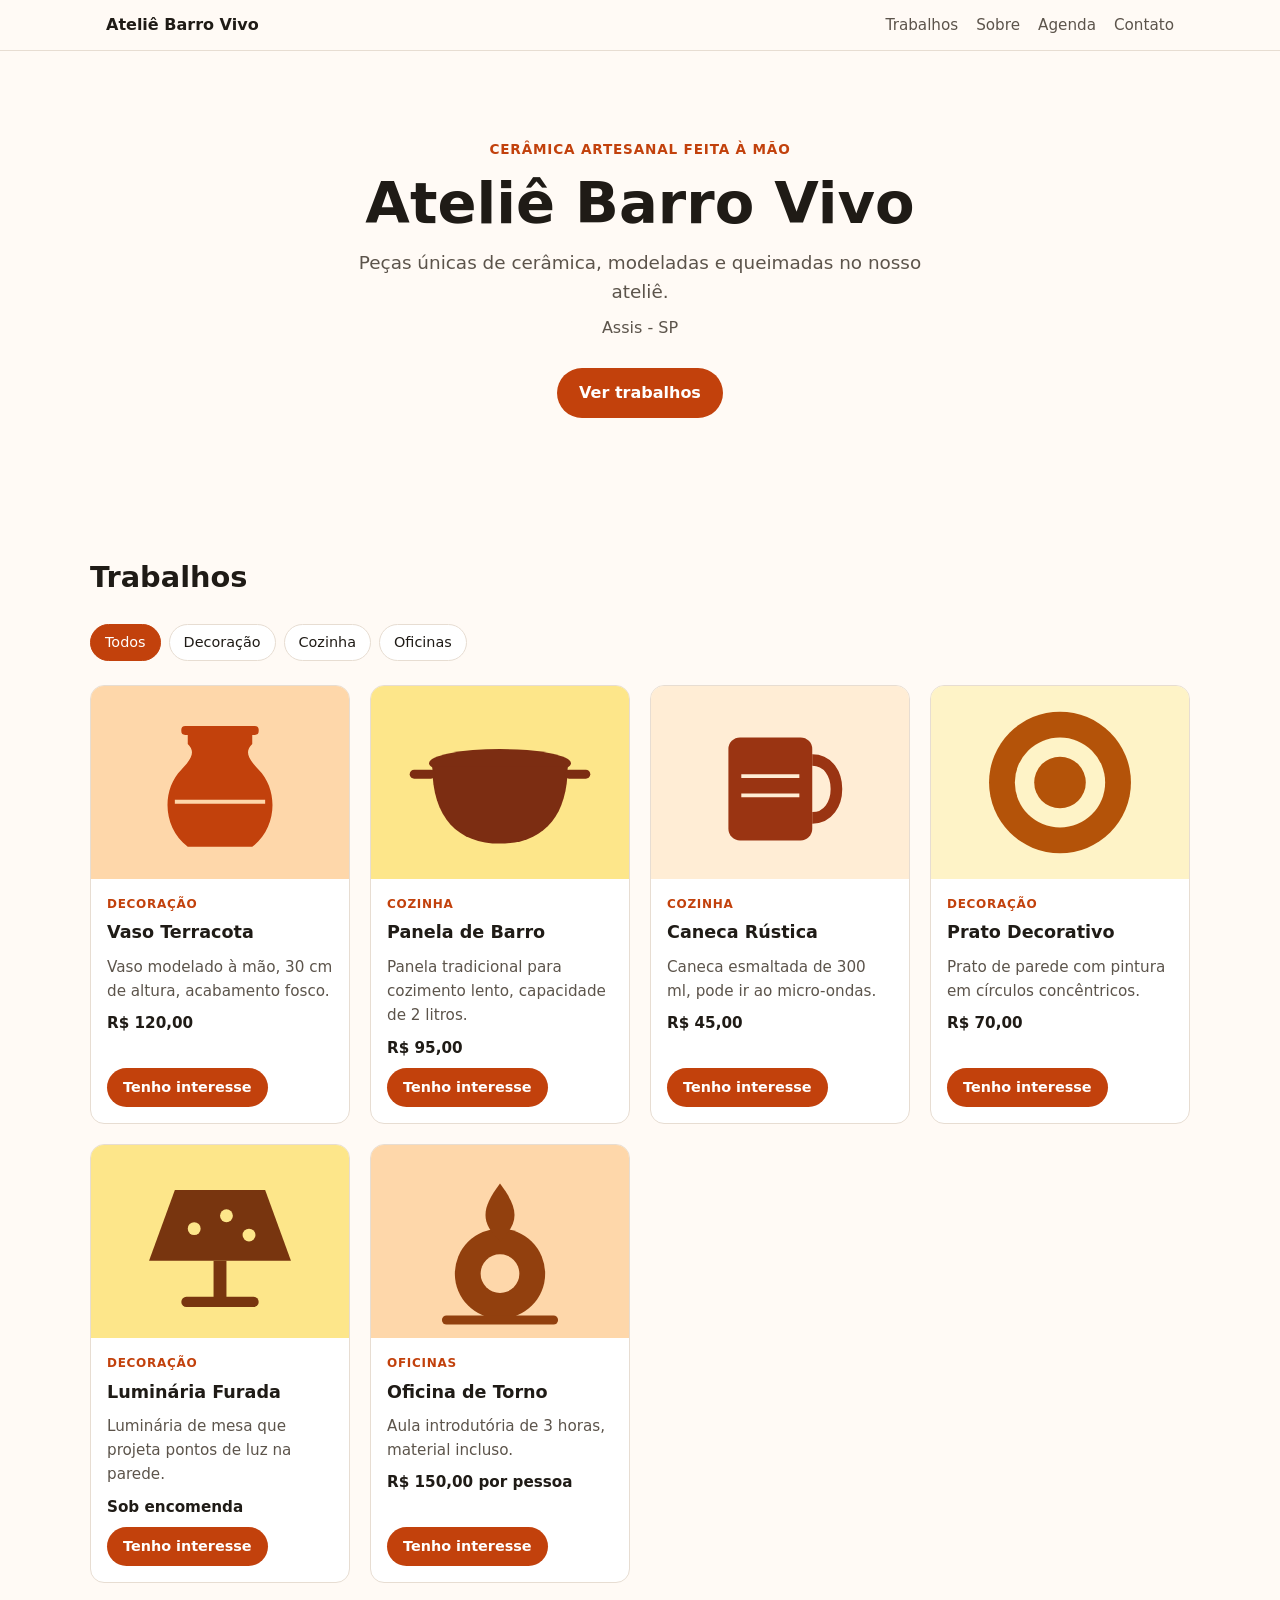
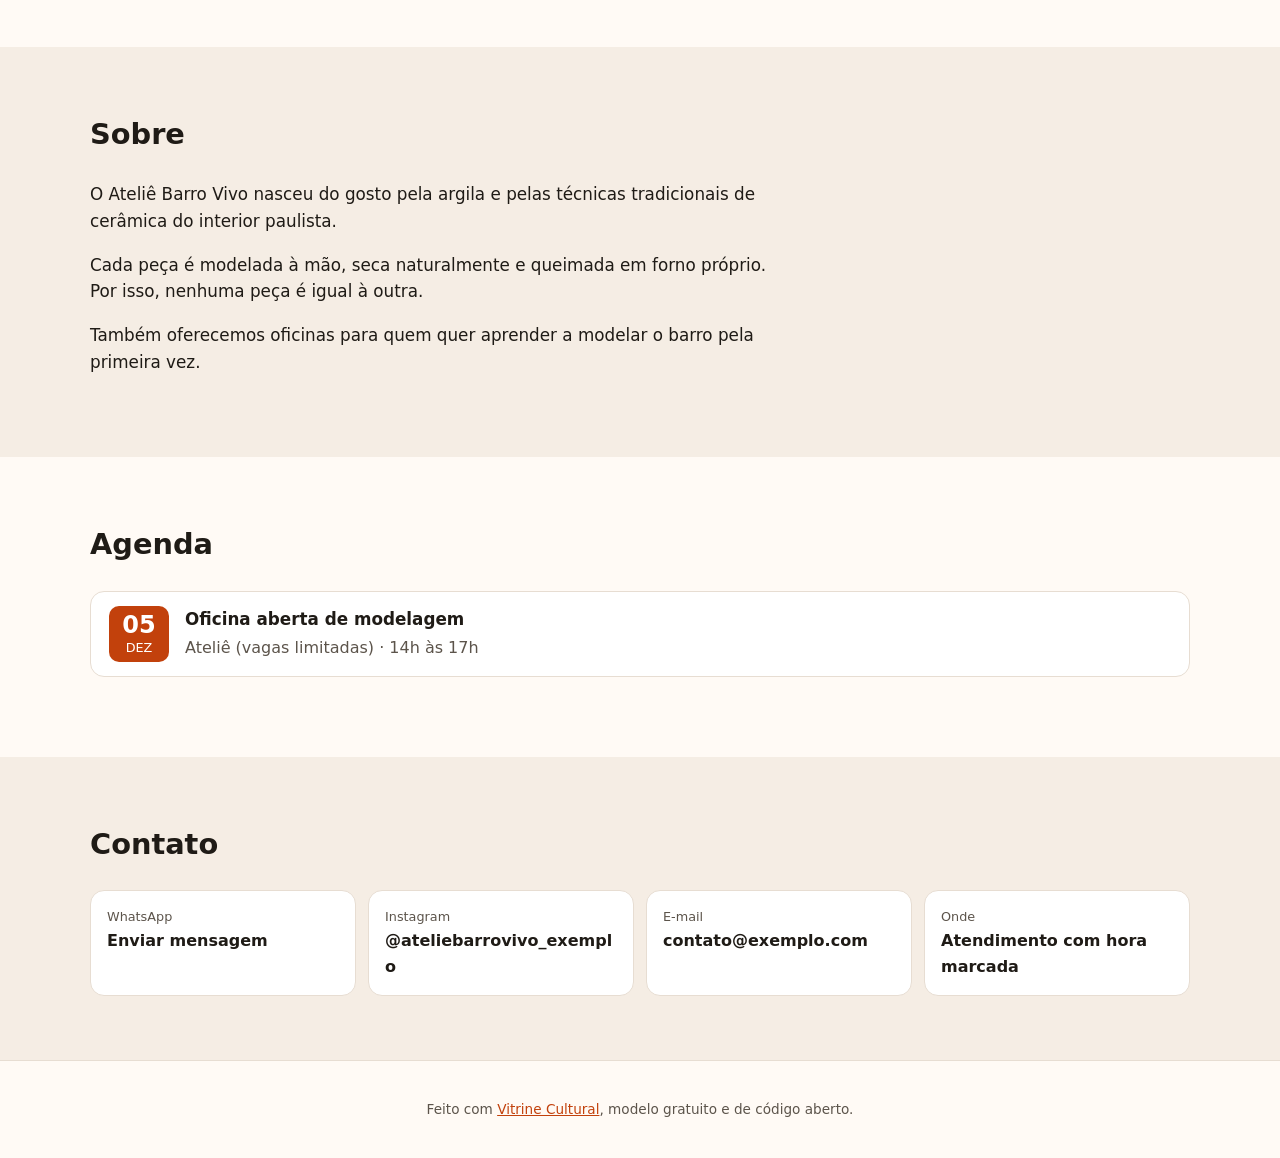
<file: index.html>
<!doctype html>
<html lang="pt-BR">
<head>
  <meta charset="utf-8">
  <meta name="viewport" content="width=device-width, initial-scale=1">
  <title>Vitrine Cultural</title>
  <meta name="description" content="Portfólio de artista ou grupo cultural">
  <link rel="stylesheet" href="estilo.css">
</head>
<body>
  <header class="topo">
    <nav class="menu" aria-label="Menu principal">
      <a href="#inicio" class="menu-marca" data-campo="nome"></a>
      <div class="menu-links">
        <a href="#trabalhos">Trabalhos</a>
        <a href="#sobre">Sobre</a>
        <a href="#agenda" id="link-agenda">Agenda</a>
        <a href="#contato">Contato</a>
      </div>
    </nav>
  </header>

  <main>
    <section id="inicio" class="destaque">
      <p class="destaque-tipo" data-campo="tipoDeArte"></p>
      <h1 data-campo="nome"></h1>
      <p class="destaque-frase" data-campo="frase"></p>
      <p class="destaque-cidade" data-campo="cidade"></p>
      <a href="#trabalhos" class="botao">Ver trabalhos</a>
    </section>

    <section id="trabalhos" class="secao">
      <h2>Trabalhos</h2>
      <div class="filtros" id="filtros" role="group" aria-label="Filtrar por categoria"></div>
      <div class="galeria" id="galeria"></div>
    </section>

    <section id="sobre" class="secao secao-alt">
      <h2>Sobre</h2>
      <div class="sobre-texto" id="sobre-texto"></div>
    </section>

    <section id="agenda" class="secao">
      <h2>Agenda</h2>
      <ul class="agenda" id="lista-agenda"></ul>
    </section>

    <section id="contato" class="secao secao-alt">
      <h2>Contato</h2>
      <div class="contatos" id="contatos"></div>
    </section>
  </main>

  <footer class="rodape">
    <p>Feito com <a href="https://github.com/DaniloYam/vitrine-cultural">Vitrine Cultural</a>, modelo gratuito e de código aberto.</p>
  </footer>

  <dialog id="ampliada" class="ampliada">
    <button class="ampliada-fechar" id="ampliada-fechar" aria-label="Fechar">&times;</button>
    <img id="ampliada-img" alt="">
    <p id="ampliada-legenda"></p>
  </dialog>

  <script src="dados.js"></script>
  <script src="script.js"></script>
</body>
</html>
</file>
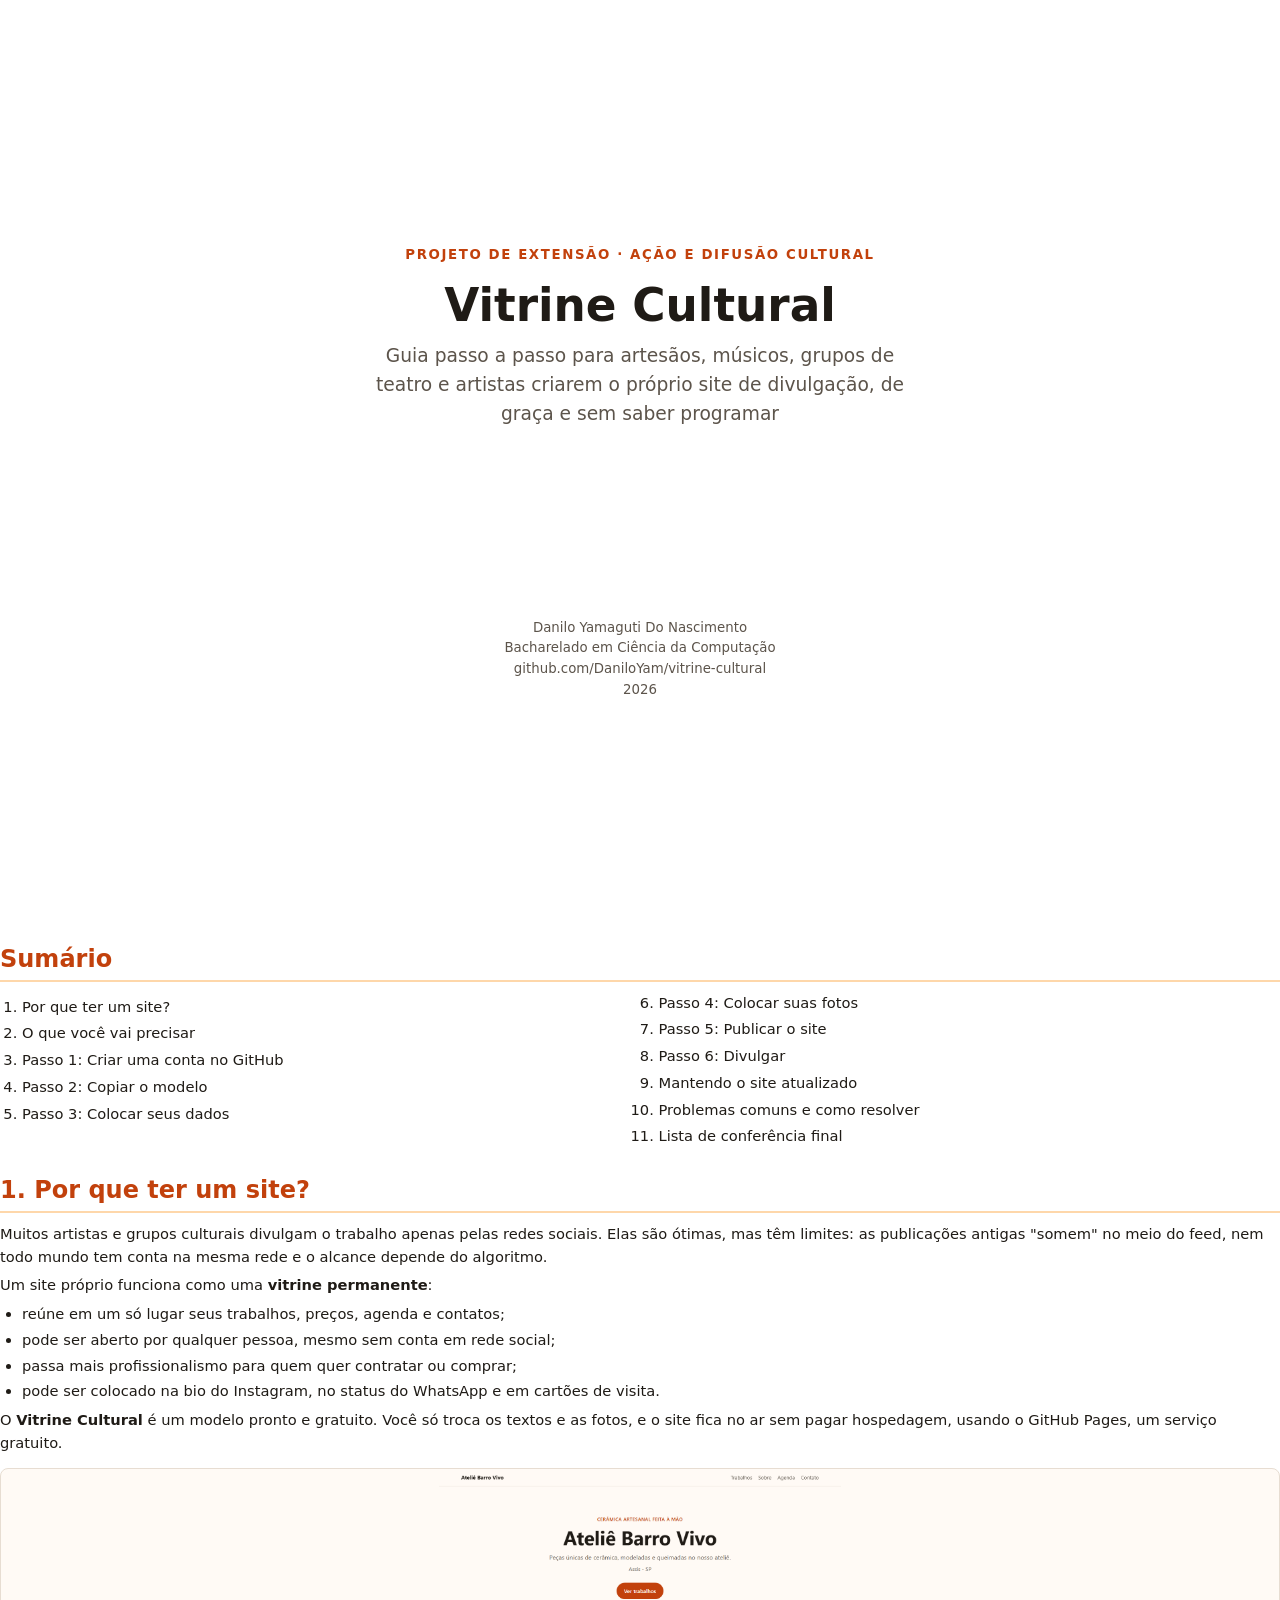
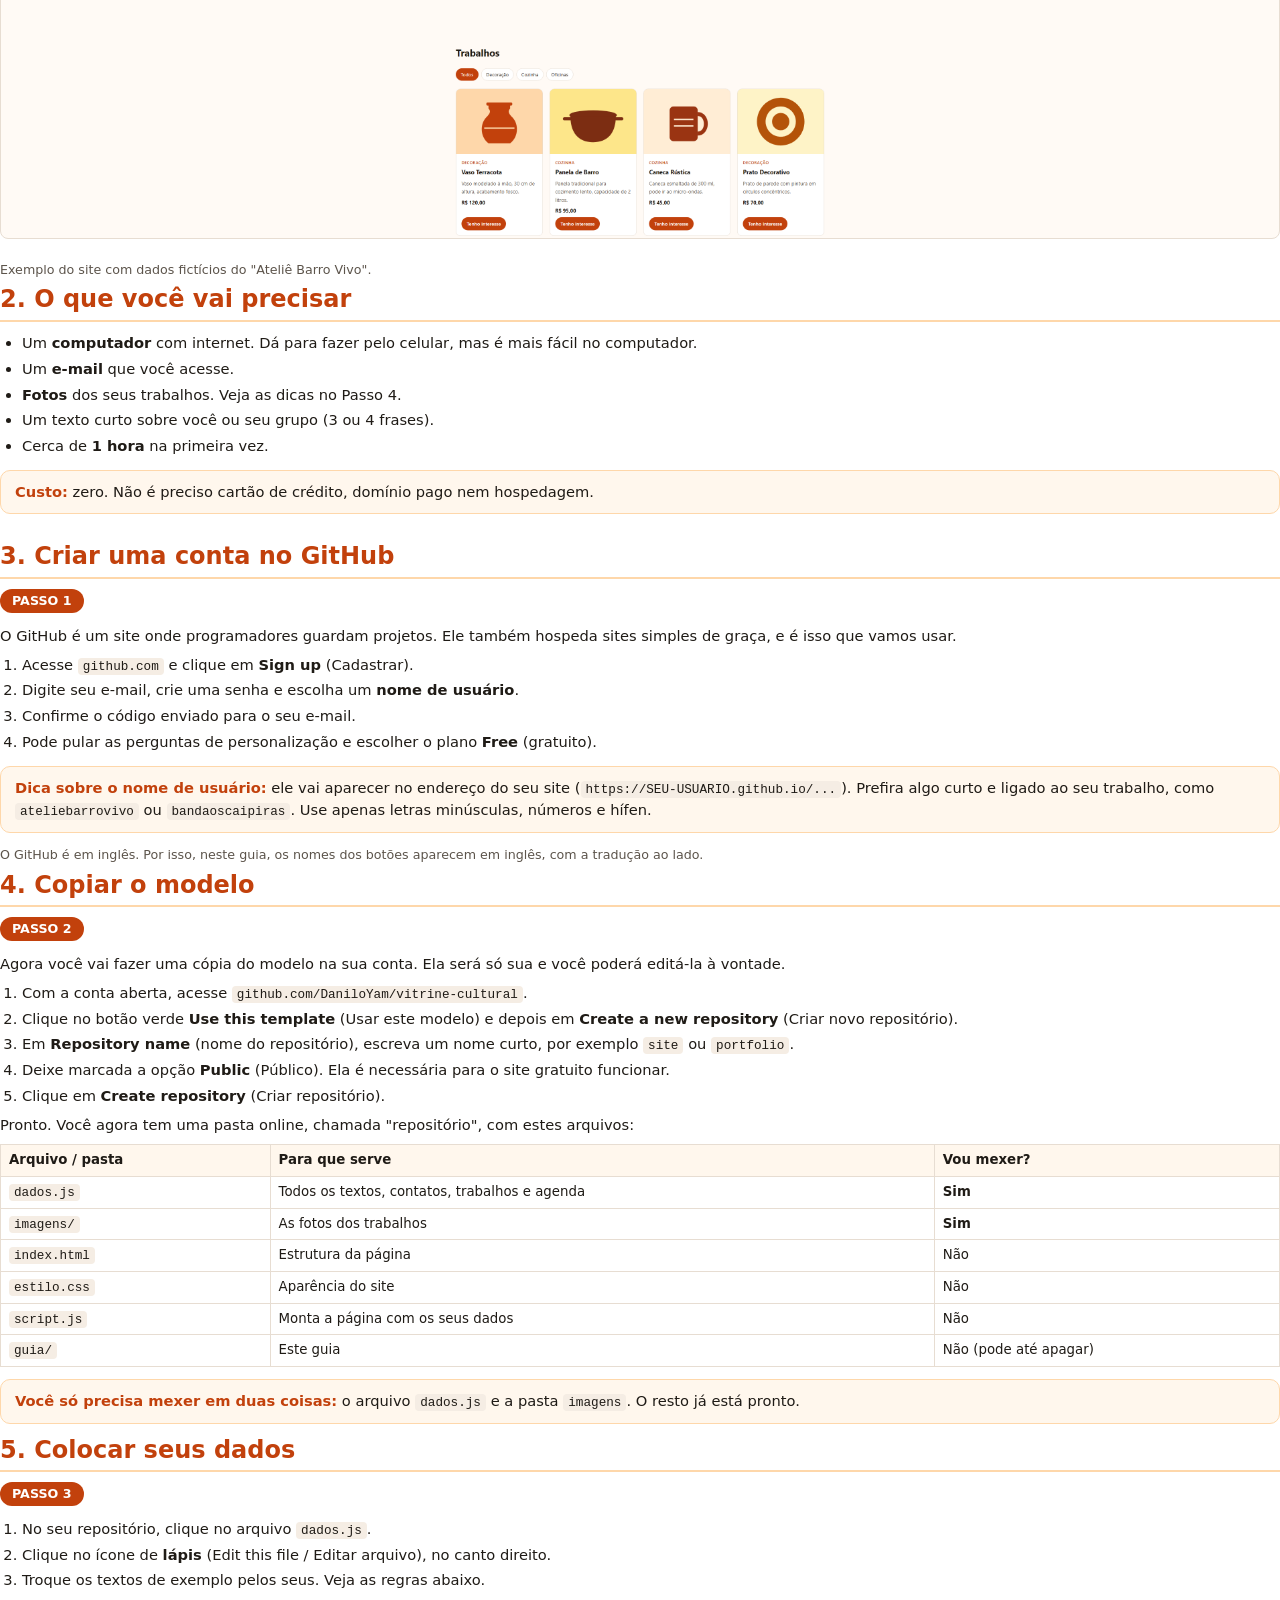
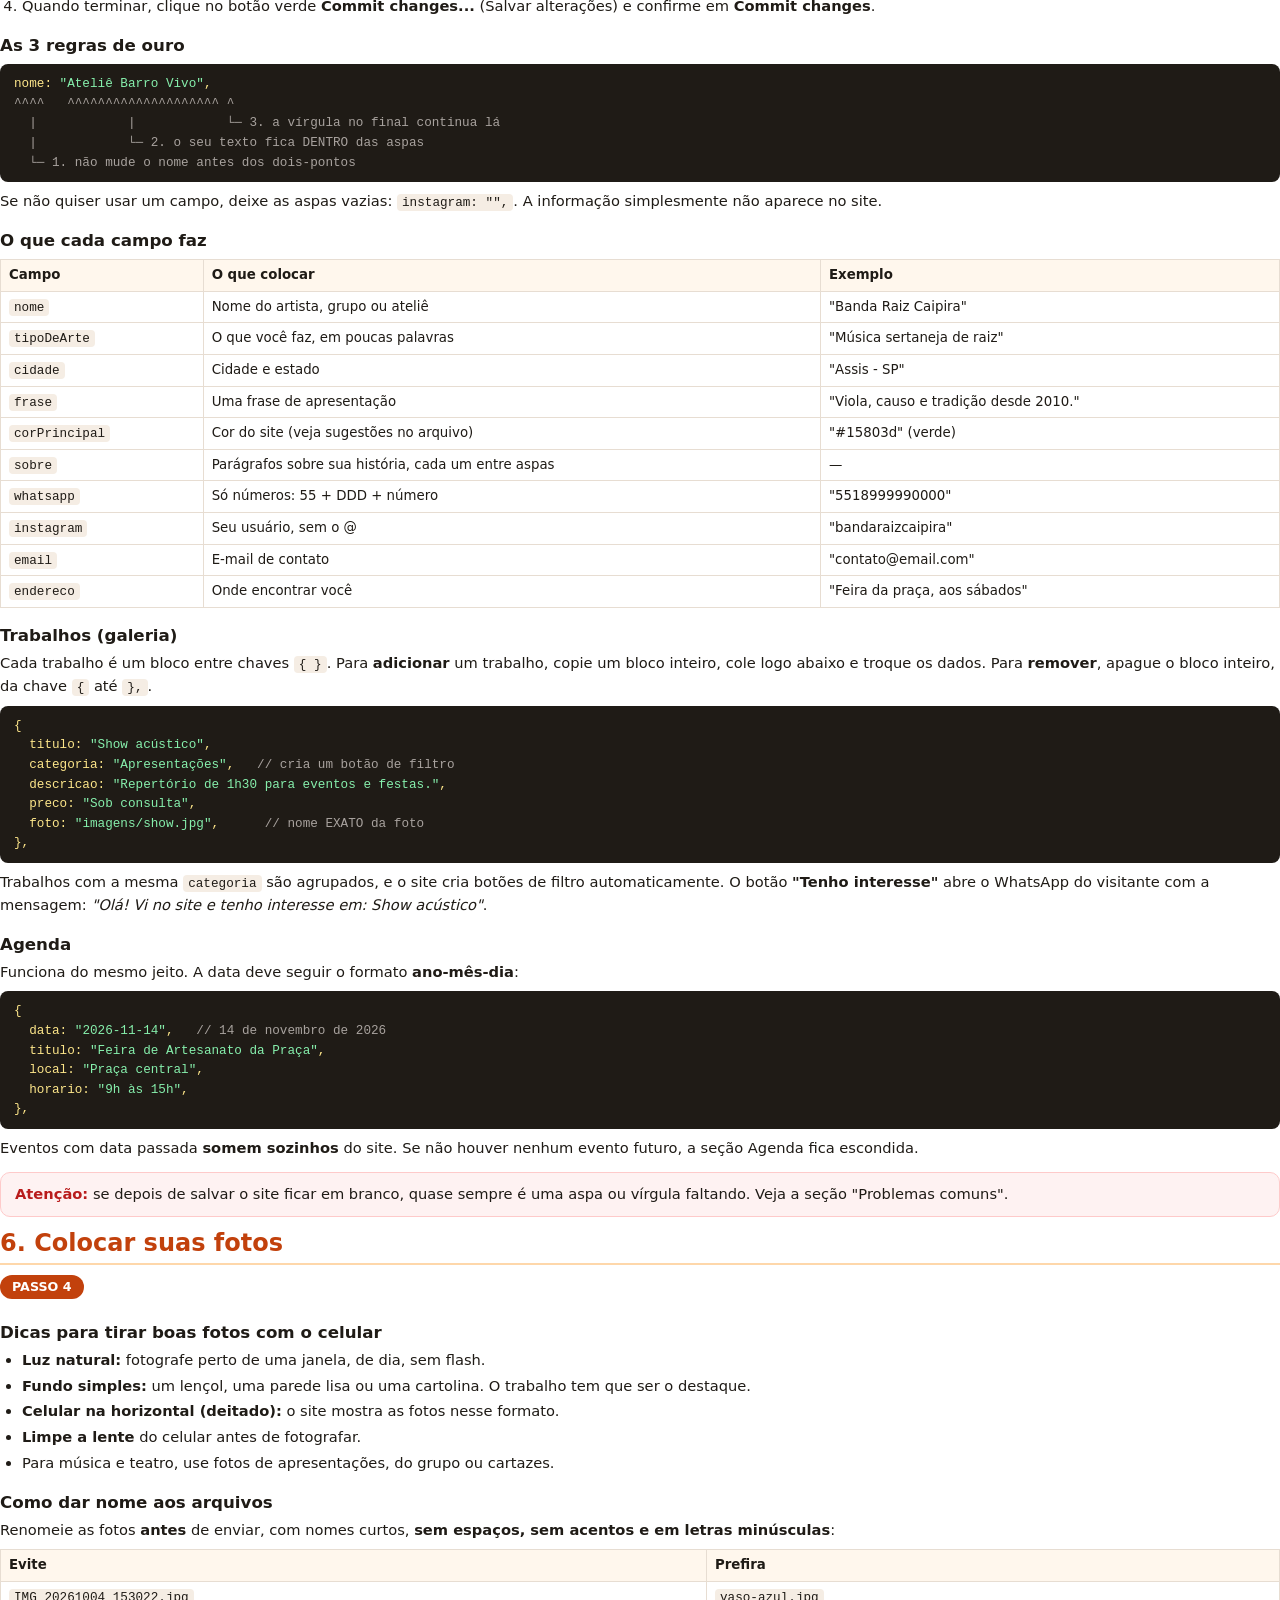
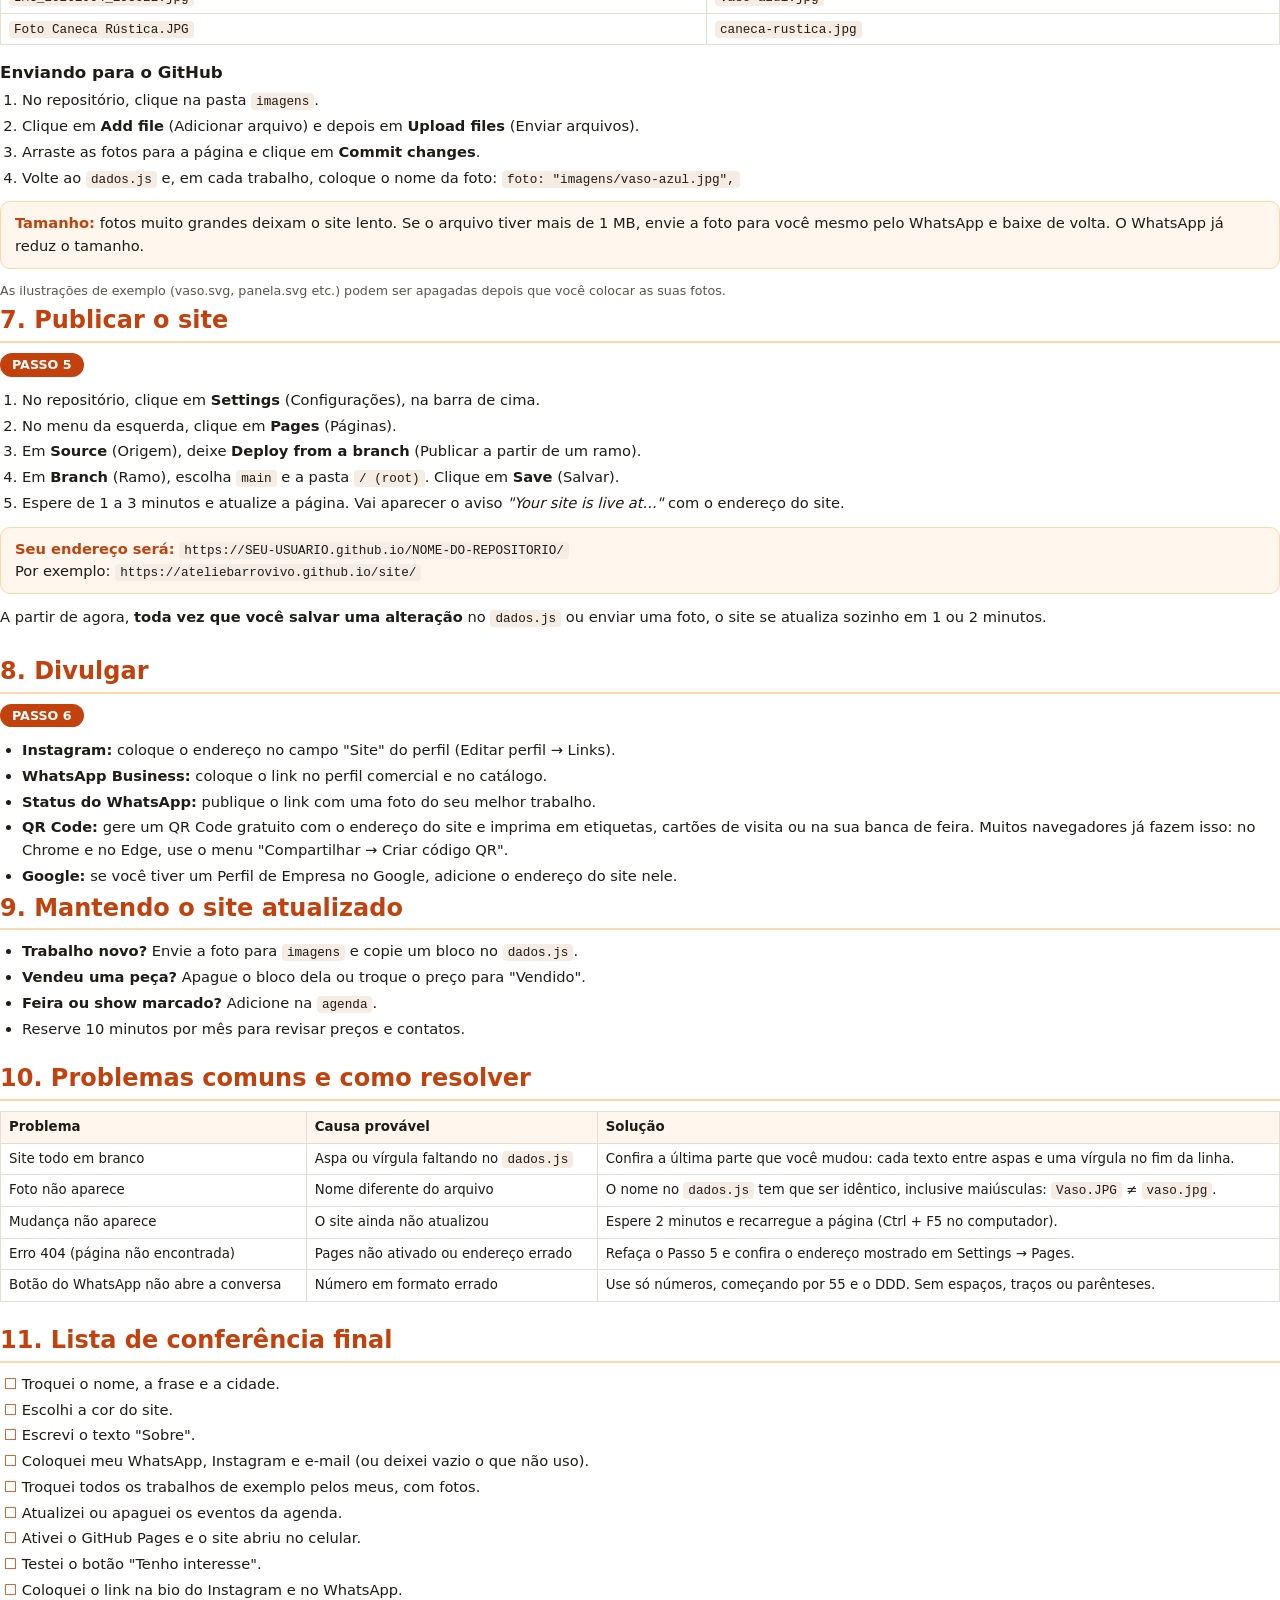
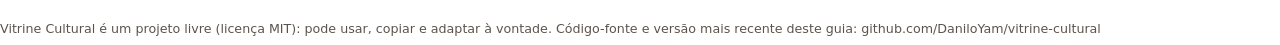
<file: guia/guia.html>
<!doctype html>
<html lang="pt-BR">
<head>
<meta charset="utf-8">
<title>Guia Vitrine Cultural</title>
<style>
  @page { size: A4; margin: 20mm 18mm 20mm 18mm; }
  :root { --cor: #c2410c; --suave: #5c544b; --fundo: #fff7ed; --borda: #fed7aa; }
  * { box-sizing: border-box; }
  body { font-family: "Segoe UI", system-ui, sans-serif; color: #1f1b16; font-size: 11pt; line-height: 1.55; margin: 0; }
  h1, h2, h3 { line-height: 1.2; }
  h2 { color: var(--cor); font-size: 18pt; margin: 0 0 10px; padding-bottom: 6px; border-bottom: 2px solid var(--borda); }
  h3 { font-size: 12.5pt; margin: 18px 0 6px; }
  p { margin: 6px 0; }
  .pagina { page-break-after: always; }
  .pagina:last-child { page-break-after: auto; }
  .capa { height: 250mm; display: flex; flex-direction: column; justify-content: center; text-align: center; }
  .capa .selo { color: var(--cor); font-weight: 700; letter-spacing: .12em; text-transform: uppercase; font-size: 10pt; }
  .capa h1 { font-size: 34pt; margin: 14px 0 8px; }
  .capa .sub { font-size: 14pt; color: var(--suave); max-width: 140mm; margin: 0 auto; }
  .capa .rodape-capa { margin-top: 50mm; font-size: 10pt; color: var(--suave); }
  .passo { display: inline-block; background: var(--cor); color: #fff; border-radius: 999px; padding: 2px 12px; font-size: 9.5pt; font-weight: 700; margin-bottom: 6px; }
  .caixa { background: var(--fundo); border: 1px solid var(--borda); border-radius: 10px; padding: 10px 14px; margin: 12px 0; }
  .caixa.alerta { background: #fef2f2; border-color: #fecaca; }
  .caixa strong:first-child { color: var(--cor); }
  .caixa.alerta strong:first-child { color: #b91c1c; }
  ol, ul { padding-left: 22px; margin: 6px 0; }
  li { margin: 3px 0; }
  code, pre { font-family: Consolas, "Cascadia Mono", monospace; font-size: 9.5pt; }
  code { background: #f5ede4; padding: 1px 5px; border-radius: 4px; }
  pre { background: #1f1b16; color: #fde68a; padding: 10px 14px; border-radius: 8px; white-space: pre-wrap; margin: 8px 0; }
  pre .c { color: #a8a29e; }
  table { width: 100%; border-collapse: collapse; margin: 8px 0; font-size: 10pt; }
  th, td { border: 1px solid #e7ddd2; padding: 5px 8px; text-align: left; vertical-align: top; }
  th { background: var(--fundo); }
  img.print { width: 100%; height: 98mm; object-fit: contain; background: #fffaf5; border: 1px solid #e7ddd2; border-radius: 8px; margin: 8px 0; }
  .sumario { column-count: 2; } .sumario li { margin: 4px 0; }
  .check li { list-style: none; margin-left: -18px; }
  .check li::before { content: "☐  "; color: var(--cor); }
  .menor { font-size: 9.5pt; color: var(--suave); }
</style>
</head>
<body>

<!-- CAPA -->
<section class="pagina capa">
  <div class="selo">Projeto de Extensão · Ação e Difusão Cultural</div>
  <h1>Vitrine Cultural</h1>
  <p class="sub">Guia passo a passo para artesãos, músicos, grupos de teatro e artistas criarem o próprio site de divulgação, de graça e sem saber programar</p>
  <div class="rodape-capa">
    Danilo Yamaguti Do Nascimento<br>
    Bacharelado em Ciência da Computação<br>
    github.com/DaniloYam/vitrine-cultural<br>
    2026
  </div>
</section>

<!-- SUMÁRIO + APRESENTAÇÃO -->
<section class="pagina">
  <h2>Sumário</h2>
  <ol class="sumario">
    <li>Por que ter um site?</li>
    <li>O que você vai precisar</li>
    <li>Passo 1: Criar uma conta no GitHub</li>
    <li>Passo 2: Copiar o modelo</li>
    <li>Passo 3: Colocar seus dados</li>
    <li>Passo 4: Colocar suas fotos</li>
    <li>Passo 5: Publicar o site</li>
    <li>Passo 6: Divulgar</li>
    <li>Mantendo o site atualizado</li>
    <li>Problemas comuns e como resolver</li>
    <li>Lista de conferência final</li>
  </ol>

  <h2 style="margin-top:28px">1. Por que ter um site?</h2>
  <p>Muitos artistas e grupos culturais divulgam o trabalho apenas pelas redes sociais. Elas são ótimas, mas têm limites: as publicações antigas "somem" no meio do feed, nem todo mundo tem conta na mesma rede e o alcance depende do algoritmo.</p>
  <p>Um site próprio funciona como uma <strong>vitrine permanente</strong>:</p>
  <ul>
    <li>reúne em um só lugar seus trabalhos, preços, agenda e contatos;</li>
    <li>pode ser aberto por qualquer pessoa, mesmo sem conta em rede social;</li>
    <li>passa mais profissionalismo para quem quer contratar ou comprar;</li>
    <li>pode ser colocado na bio do Instagram, no status do WhatsApp e em cartões de visita.</li>
  </ul>
  <p>O <strong>Vitrine Cultural</strong> é um modelo pronto e gratuito. Você só troca os textos e as fotos, e o site fica no ar sem pagar hospedagem, usando o GitHub Pages, um serviço gratuito.</p>
  <img class="print" src="exemplo-site.png" alt="Exemplo do site Vitrine Cultural">
  <p class="menor">Exemplo do site com dados fictícios do "Ateliê Barro Vivo".</p>
</section>

<!-- O QUE PRECISA + PASSO 1 -->
<section class="pagina">
  <h2>2. O que você vai precisar</h2>
  <ul>
    <li>Um <strong>computador</strong> com internet. Dá para fazer pelo celular, mas é mais fácil no computador.</li>
    <li>Um <strong>e-mail</strong> que você acesse.</li>
    <li><strong>Fotos</strong> dos seus trabalhos. Veja as dicas no Passo 4.</li>
    <li>Um texto curto sobre você ou seu grupo (3 ou 4 frases).</li>
    <li>Cerca de <strong>1 hora</strong> na primeira vez.</li>
  </ul>
  <div class="caixa"><strong>Custo:</strong> zero. Não é preciso cartão de crédito, domínio pago nem hospedagem.</div>

  <h2 style="margin-top:28px">3. Criar uma conta no GitHub</h2>
  <span class="passo">PASSO 1</span>
  <p>O GitHub é um site onde programadores guardam projetos. Ele também hospeda sites simples de graça, e é isso que vamos usar.</p>
  <ol>
    <li>Acesse <code>github.com</code> e clique em <strong>Sign up</strong> (Cadastrar).</li>
    <li>Digite seu e-mail, crie uma senha e escolha um <strong>nome de usuário</strong>.</li>
    <li>Confirme o código enviado para o seu e-mail.</li>
    <li>Pode pular as perguntas de personalização e escolher o plano <strong>Free</strong> (gratuito).</li>
  </ol>
  <div class="caixa"><strong>Dica sobre o nome de usuário:</strong> ele vai aparecer no endereço do seu site (<code>https://SEU-USUARIO.github.io/...</code>). Prefira algo curto e ligado ao seu trabalho, como <code>ateliebarrovivo</code> ou <code>bandaoscaipiras</code>. Use apenas letras minúsculas, números e hífen.</div>
  <p class="menor">O GitHub é em inglês. Por isso, neste guia, os nomes dos botões aparecem em inglês, com a tradução ao lado.</p>
</section>

<!-- PASSO 2 -->
<section class="pagina">
  <h2>4. Copiar o modelo</h2>
  <span class="passo">PASSO 2</span>
  <p>Agora você vai fazer uma cópia do modelo na sua conta. Ela será só sua e você poderá editá-la à vontade.</p>
  <ol>
    <li>Com a conta aberta, acesse <code>github.com/DaniloYam/vitrine-cultural</code>.</li>
    <li>Clique no botão verde <strong>Use this template</strong> (Usar este modelo) e depois em <strong>Create a new repository</strong> (Criar novo repositório).</li>
    <li>Em <strong>Repository name</strong> (nome do repositório), escreva um nome curto, por exemplo <code>site</code> ou <code>portfolio</code>.</li>
    <li>Deixe marcada a opção <strong>Public</strong> (Público). Ela é necessária para o site gratuito funcionar.</li>
    <li>Clique em <strong>Create repository</strong> (Criar repositório).</li>
  </ol>
  <p>Pronto. Você agora tem uma pasta online, chamada "repositório", com estes arquivos:</p>
  <table>
    <tr><th>Arquivo / pasta</th><th>Para que serve</th><th>Vou mexer?</th></tr>
    <tr><td><code>dados.js</code></td><td>Todos os textos, contatos, trabalhos e agenda</td><td><strong>Sim</strong></td></tr>
    <tr><td><code>imagens/</code></td><td>As fotos dos trabalhos</td><td><strong>Sim</strong></td></tr>
    <tr><td><code>index.html</code></td><td>Estrutura da página</td><td>Não</td></tr>
    <tr><td><code>estilo.css</code></td><td>Aparência do site</td><td>Não</td></tr>
    <tr><td><code>script.js</code></td><td>Monta a página com os seus dados</td><td>Não</td></tr>
    <tr><td><code>guia/</code></td><td>Este guia</td><td>Não (pode até apagar)</td></tr>
  </table>
  <div class="caixa"><strong>Você só precisa mexer em duas coisas:</strong> o arquivo <code>dados.js</code> e a pasta <code>imagens</code>. O resto já está pronto.</div>
</section>

<!-- PASSO 3 -->
<section class="pagina">
  <h2>5. Colocar seus dados</h2>
  <span class="passo">PASSO 3</span>
  <ol>
    <li>No seu repositório, clique no arquivo <code>dados.js</code>.</li>
    <li>Clique no ícone de <strong>lápis</strong> (Edit this file / Editar arquivo), no canto direito.</li>
    <li>Troque os textos de exemplo pelos seus. Veja as regras abaixo.</li>
    <li>Quando terminar, clique no botão verde <strong>Commit changes...</strong> (Salvar alterações) e confirme em <strong>Commit changes</strong>.</li>
  </ol>

  <h3>As 3 regras de ouro</h3>
  <pre>nome: <span style="color:#86efac">"Ateliê Barro Vivo"</span>,
<span class="c">^^^^   ^^^^^^^^^^^^^^^^^^^^ ^</span>
<span class="c">  |            |            └─ 3. a vírgula no final continua lá</span>
<span class="c">  |            └─ 2. o seu texto fica DENTRO das aspas</span>
<span class="c">  └─ 1. não mude o nome antes dos dois-pontos</span></pre>
  <p>Se não quiser usar um campo, deixe as aspas vazias: <code>instagram: "",</code>. A informação simplesmente não aparece no site.</p>

  <h3>O que cada campo faz</h3>
  <table>
    <tr><th>Campo</th><th>O que colocar</th><th>Exemplo</th></tr>
    <tr><td><code>nome</code></td><td>Nome do artista, grupo ou ateliê</td><td>"Banda Raiz Caipira"</td></tr>
    <tr><td><code>tipoDeArte</code></td><td>O que você faz, em poucas palavras</td><td>"Música sertaneja de raiz"</td></tr>
    <tr><td><code>cidade</code></td><td>Cidade e estado</td><td>"Assis - SP"</td></tr>
    <tr><td><code>frase</code></td><td>Uma frase de apresentação</td><td>"Viola, causo e tradição desde 2010."</td></tr>
    <tr><td><code>corPrincipal</code></td><td>Cor do site (veja sugestões no arquivo)</td><td>"#15803d" (verde)</td></tr>
    <tr><td><code>sobre</code></td><td>Parágrafos sobre sua história, cada um entre aspas</td><td>—</td></tr>
    <tr><td><code>whatsapp</code></td><td>Só números: 55 + DDD + número</td><td>"5518999990000"</td></tr>
    <tr><td><code>instagram</code></td><td>Seu usuário, sem o @</td><td>"bandaraizcaipira"</td></tr>
    <tr><td><code>email</code></td><td>E-mail de contato</td><td>"contato@email.com"</td></tr>
    <tr><td><code>endereco</code></td><td>Onde encontrar você</td><td>"Feira da praça, aos sábados"</td></tr>
  </table>
</section>

<!-- PASSO 3 cont. -->
<section class="pagina">
  <h3>Trabalhos (galeria)</h3>
  <p>Cada trabalho é um bloco entre chaves <code>{ }</code>. Para <strong>adicionar</strong> um trabalho, copie um bloco inteiro, cole logo abaixo e troque os dados. Para <strong>remover</strong>, apague o bloco inteiro, da chave <code>{</code> até <code>},</code>.</p>
  <pre>{
  titulo: <span style="color:#86efac">"Show acústico"</span>,
  categoria: <span style="color:#86efac">"Apresentações"</span>,   <span class="c">// cria um botão de filtro</span>
  descricao: <span style="color:#86efac">"Repertório de 1h30 para eventos e festas."</span>,
  preco: <span style="color:#86efac">"Sob consulta"</span>,
  foto: <span style="color:#86efac">"imagens/show.jpg"</span>,      <span class="c">// nome EXATO da foto</span>
},</pre>
  <p>Trabalhos com a mesma <code>categoria</code> são agrupados, e o site cria botões de filtro automaticamente. O botão <strong>"Tenho interesse"</strong> abre o WhatsApp do visitante com a mensagem: <em>"Olá! Vi no site e tenho interesse em: Show acústico"</em>.</p>

  <h3>Agenda</h3>
  <p>Funciona do mesmo jeito. A data deve seguir o formato <strong>ano-mês-dia</strong>:</p>
  <pre>{
  data: <span style="color:#86efac">"2026-11-14"</span>,   <span class="c">// 14 de novembro de 2026</span>
  titulo: <span style="color:#86efac">"Feira de Artesanato da Praça"</span>,
  local: <span style="color:#86efac">"Praça central"</span>,
  horario: <span style="color:#86efac">"9h às 15h"</span>,
},</pre>
  <p>Eventos com data passada <strong>somem sozinhos</strong> do site. Se não houver nenhum evento futuro, a seção Agenda fica escondida.</p>

  <div class="caixa alerta"><strong>Atenção:</strong> se depois de salvar o site ficar em branco, quase sempre é uma aspa ou vírgula faltando. Veja a seção "Problemas comuns".</div>
</section>

<!-- PASSO 4 -->
<section class="pagina">
  <h2>6. Colocar suas fotos</h2>
  <span class="passo">PASSO 4</span>
  <h3>Dicas para tirar boas fotos com o celular</h3>
  <ul>
    <li><strong>Luz natural:</strong> fotografe perto de uma janela, de dia, sem flash.</li>
    <li><strong>Fundo simples:</strong> um lençol, uma parede lisa ou uma cartolina. O trabalho tem que ser o destaque.</li>
    <li><strong>Celular na horizontal (deitado):</strong> o site mostra as fotos nesse formato.</li>
    <li><strong>Limpe a lente</strong> do celular antes de fotografar.</li>
    <li>Para música e teatro, use fotos de apresentações, do grupo ou cartazes.</li>
  </ul>

  <h3>Como dar nome aos arquivos</h3>
  <p>Renomeie as fotos <strong>antes</strong> de enviar, com nomes curtos, <strong>sem espaços, sem acentos e em letras minúsculas</strong>:</p>
  <table>
    <tr><th>Evite</th><th>Prefira</th></tr>
    <tr><td><code>IMG_20261004_153022.jpg</code></td><td><code>vaso-azul.jpg</code></td></tr>
    <tr><td><code>Foto Caneca Rústica.JPG</code></td><td><code>caneca-rustica.jpg</code></td></tr>
  </table>

  <h3>Enviando para o GitHub</h3>
  <ol>
    <li>No repositório, clique na pasta <code>imagens</code>.</li>
    <li>Clique em <strong>Add file</strong> (Adicionar arquivo) e depois em <strong>Upload files</strong> (Enviar arquivos).</li>
    <li>Arraste as fotos para a página e clique em <strong>Commit changes</strong>.</li>
    <li>Volte ao <code>dados.js</code> e, em cada trabalho, coloque o nome da foto: <code>foto: "imagens/vaso-azul.jpg",</code></li>
  </ol>
  <div class="caixa"><strong>Tamanho:</strong> fotos muito grandes deixam o site lento. Se o arquivo tiver mais de 1 MB, envie a foto para você mesmo pelo WhatsApp e baixe de volta. O WhatsApp já reduz o tamanho.</div>
  <p class="menor">As ilustrações de exemplo (vaso.svg, panela.svg etc.) podem ser apagadas depois que você colocar as suas fotos.</p>
</section>

<!-- PASSO 5 + 6 -->
<section class="pagina">
  <h2>7. Publicar o site</h2>
  <span class="passo">PASSO 5</span>
  <ol>
    <li>No repositório, clique em <strong>Settings</strong> (Configurações), na barra de cima.</li>
    <li>No menu da esquerda, clique em <strong>Pages</strong> (Páginas).</li>
    <li>Em <strong>Source</strong> (Origem), deixe <strong>Deploy from a branch</strong> (Publicar a partir de um ramo).</li>
    <li>Em <strong>Branch</strong> (Ramo), escolha <code>main</code> e a pasta <code>/ (root)</code>. Clique em <strong>Save</strong> (Salvar).</li>
    <li>Espere de 1 a 3 minutos e atualize a página. Vai aparecer o aviso <em>"Your site is live at..."</em> com o endereço do site.</li>
  </ol>
  <div class="caixa"><strong>Seu endereço será:</strong> <code>https://SEU-USUARIO.github.io/NOME-DO-REPOSITORIO/</code><br>Por exemplo: <code>https://ateliebarrovivo.github.io/site/</code></div>
  <p>A partir de agora, <strong>toda vez que você salvar uma alteração</strong> no <code>dados.js</code> ou enviar uma foto, o site se atualiza sozinho em 1 ou 2 minutos.</p>

  <h2 style="margin-top:28px">8. Divulgar</h2>
  <span class="passo">PASSO 6</span>
  <ul>
    <li><strong>Instagram:</strong> coloque o endereço no campo "Site" do perfil (Editar perfil → Links).</li>
    <li><strong>WhatsApp Business:</strong> coloque o link no perfil comercial e no catálogo.</li>
    <li><strong>Status do WhatsApp:</strong> publique o link com uma foto do seu melhor trabalho.</li>
    <li><strong>QR Code:</strong> gere um QR Code gratuito com o endereço do site e imprima em etiquetas, cartões de visita ou na sua banca de feira. Muitos navegadores já fazem isso: no Chrome e no Edge, use o menu "Compartilhar → Criar código QR".</li>
    <li><strong>Google:</strong> se você tiver um Perfil de Empresa no Google, adicione o endereço do site nele.</li>
  </ul>
</section>

<!-- MANUTENÇÃO + PROBLEMAS + CHECKLIST -->
<section class="pagina">
  <h2>9. Mantendo o site atualizado</h2>
  <ul>
    <li><strong>Trabalho novo?</strong> Envie a foto para <code>imagens</code> e copie um bloco no <code>dados.js</code>.</li>
    <li><strong>Vendeu uma peça?</strong> Apague o bloco dela ou troque o preço para "Vendido".</li>
    <li><strong>Feira ou show marcado?</strong> Adicione na <code>agenda</code>.</li>
    <li>Reserve 10 minutos por mês para revisar preços e contatos.</li>
  </ul>

  <h2 style="margin-top:24px">10. Problemas comuns e como resolver</h2>
  <table>
    <tr><th>Problema</th><th>Causa provável</th><th>Solução</th></tr>
    <tr><td>Site todo em branco</td><td>Aspa ou vírgula faltando no <code>dados.js</code></td><td>Confira a última parte que você mudou: cada texto entre aspas e uma vírgula no fim da linha.</td></tr>
    <tr><td>Foto não aparece</td><td>Nome diferente do arquivo</td><td>O nome no <code>dados.js</code> tem que ser idêntico, inclusive maiúsculas: <code>Vaso.JPG</code> ≠ <code>vaso.jpg</code>.</td></tr>
    <tr><td>Mudança não aparece</td><td>O site ainda não atualizou</td><td>Espere 2 minutos e recarregue a página (Ctrl + F5 no computador).</td></tr>
    <tr><td>Erro 404 (página não encontrada)</td><td>Pages não ativado ou endereço errado</td><td>Refaça o Passo 5 e confira o endereço mostrado em Settings → Pages.</td></tr>
    <tr><td>Botão do WhatsApp não abre a conversa</td><td>Número em formato errado</td><td>Use só números, começando por 55 e o DDD. Sem espaços, traços ou parênteses.</td></tr>
  </table>

  <h2 style="margin-top:24px">11. Lista de conferência final</h2>
  <ul class="check">
    <li>Troquei o nome, a frase e a cidade.</li>
    <li>Escolhi a cor do site.</li>
    <li>Escrevi o texto "Sobre".</li>
    <li>Coloquei meu WhatsApp, Instagram e e-mail (ou deixei vazio o que não uso).</li>
    <li>Troquei todos os trabalhos de exemplo pelos meus, com fotos.</li>
    <li>Atualizei ou apaguei os eventos da agenda.</li>
    <li>Ativei o GitHub Pages e o site abriu no celular.</li>
    <li>Testei o botão "Tenho interesse".</li>
    <li>Coloquei o link na bio do Instagram e no WhatsApp.</li>
  </ul>
  <p class="menor" style="margin-top:18px">Vitrine Cultural é um projeto livre (licença MIT): pode usar, copiar e adaptar à vontade. Código-fonte e versão mais recente deste guia: github.com/DaniloYam/vitrine-cultural</p>
</section>

</body>
</html>
</file>
<file: estilo.css>
/* Vitrine Cultural - estilos.
   A cor principal vem de "corPrincipal" no arquivo dados.js. */

:root {
  --cor: #c2410c;
  --texto: #1f1b16;
  --texto-suave: #5c544b;
  --fundo: #fffaf5;
  --fundo-alt: #f5ede4;
  --cartao: #ffffff;
  --borda: #e7ddd2;
  --raio: 14px;
  font-family: system-ui, -apple-system, "Segoe UI", Roboto, sans-serif;
}

@media (prefers-color-scheme: dark) {
  :root {
    --texto: #f3ede6;
    --texto-suave: #b8ada2;
    --fundo: #17140f;
    --fundo-alt: #211c16;
    --cartao: #2a241d;
    --borda: #3a3229;
  }
}

* { box-sizing: border-box; }

html { scroll-behavior: smooth; }

body {
  margin: 0;
  background: var(--fundo);
  color: var(--texto);
  line-height: 1.6;
}

a { color: var(--cor); }

[hidden] { display: none !important; }

/* ---- Menu ---- */
.topo {
  position: sticky;
  top: 0;
  z-index: 10;
  background: color-mix(in srgb, var(--fundo) 90%, transparent);
  backdrop-filter: blur(8px);
  border-bottom: 1px solid var(--borda);
}
.menu {
  max-width: 1100px;
  margin: 0 auto;
  padding: 12px 16px;
  display: flex;
  align-items: center;
  justify-content: space-between;
  gap: 16px;
  flex-wrap: wrap;
}
.menu-marca {
  font-weight: 700;
  text-decoration: none;
  color: var(--texto);
}
.menu-links { display: flex; gap: 18px; flex-wrap: wrap; }
.menu-links a {
  color: var(--texto-suave);
  text-decoration: none;
  font-size: 0.95rem;
}
.menu-links a:hover { color: var(--cor); }

/* ---- Destaque ---- */
.destaque {
  max-width: 1100px;
  margin: 0 auto;
  padding: 88px 16px 72px;
  text-align: center;
}
.destaque-tipo {
  color: var(--cor);
  font-weight: 600;
  letter-spacing: 0.06em;
  text-transform: uppercase;
  font-size: 0.85rem;
  margin: 0;
}
.destaque h1 {
  font-size: clamp(2.2rem, 6vw, 3.6rem);
  line-height: 1.1;
  margin: 12px 0;
}
.destaque-frase {
  font-size: 1.15rem;
  color: var(--texto-suave);
  max-width: 600px;
  margin: 0 auto 8px;
}
.destaque-cidade { color: var(--texto-suave); margin: 0 0 28px; }

.botao {
  display: inline-block;
  background: var(--cor);
  color: #fff;
  padding: 12px 22px;
  border-radius: 999px;
  text-decoration: none;
  font-weight: 600;
}
.botao:hover { filter: brightness(1.1); }
.botao-pequeno { padding: 8px 16px; font-size: 0.9rem; margin-top: 8px; }

/* ---- Seções ---- */
.secao { padding: 64px 16px; scroll-margin-top: 90px; }
.secao > * { max-width: 1100px; margin-left: auto; margin-right: auto; }
.secao-alt { background: var(--fundo-alt); }
.secao h2 { font-size: 1.8rem; margin-top: 0; }

/* ---- Filtros ---- */
.filtros { display: flex; gap: 8px; flex-wrap: wrap; margin-bottom: 24px; }
.filtro {
  border: 1px solid var(--borda);
  background: var(--cartao);
  color: var(--texto);
  padding: 6px 14px;
  border-radius: 999px;
  cursor: pointer;
  font: inherit;
  font-size: 0.9rem;
}
.filtro[aria-pressed="true"] { background: var(--cor); border-color: var(--cor); color: #fff; }

/* ---- Galeria ---- */
.galeria {
  display: grid;
  grid-template-columns: repeat(auto-fill, minmax(250px, 1fr));
  gap: 20px;
}
.card {
  background: var(--cartao);
  border: 1px solid var(--borda);
  border-radius: var(--raio);
  overflow: hidden;
  display: flex;
  flex-direction: column;
}
.card-foto {
  border: 0;
  padding: 0;
  background: none;
  cursor: zoom-in;
  display: block;
}
.card-foto img {
  width: 100%;
  aspect-ratio: 4 / 3;
  object-fit: cover;
  display: block;
}
.card-corpo { padding: 16px; display: flex; flex-direction: column; flex: 1; }
.card-corpo h3 { margin: 4px 0; font-size: 1.1rem; }
.card-corpo p { margin: 4px 0; color: var(--texto-suave); font-size: 0.95rem; }
.card-corpo .botao { align-self: flex-start; margin-top: auto; }
.card-categoria {
  font-size: 0.75rem;
  text-transform: uppercase;
  letter-spacing: 0.06em;
  color: var(--cor);
  font-weight: 600;
}
.card-preco { font-weight: 700; color: var(--texto) !important; margin-bottom: 8px !important; }

/* ---- Sobre ---- */
.sobre-texto p { max-width: 700px; font-size: 1.05rem; }

/* ---- Agenda ---- */
.agenda { list-style: none; padding: 0; display: grid; gap: 12px; }
.evento {
  display: flex;
  gap: 16px;
  align-items: center;
  background: var(--cartao);
  border: 1px solid var(--borda);
  border-radius: var(--raio);
  padding: 14px 18px;
}
.evento h3 { margin: 0; font-size: 1.05rem; }
.evento p { margin: 2px 0 0; color: var(--texto-suave); }
.evento-data {
  min-width: 60px;
  text-align: center;
  background: var(--cor);
  color: #fff;
  border-radius: 10px;
  padding: 6px 0;
  line-height: 1.1;
}
.evento-dia { display: block; font-size: 1.5rem; font-weight: 700; }
.evento-mes { font-size: 0.8rem; text-transform: uppercase; }

/* ---- Contatos ---- */
.contatos {
  display: grid;
  grid-template-columns: repeat(auto-fit, minmax(200px, 1fr));
  gap: 12px;
}
.contato {
  display: block;
  background: var(--cartao);
  border: 1px solid var(--borda);
  border-radius: var(--raio);
  padding: 16px;
  text-decoration: none;
  color: var(--texto);
}
a.contato[href]:hover { border-color: var(--cor); }
.contato-rotulo { display: block; font-size: 0.8rem; color: var(--texto-suave); }
.contato-valor { font-weight: 600; overflow-wrap: anywhere; }

/* ---- Rodapé ---- */
.rodape {
  text-align: center;
  padding: 24px 16px;
  font-size: 0.85rem;
  color: var(--texto-suave);
  border-top: 1px solid var(--borda);
}

/* ---- Foto ampliada ---- */
.ampliada {
  border: 0;
  border-radius: var(--raio);
  padding: 16px;
  max-width: min(900px, 94vw);
  background: var(--cartao);
  color: var(--texto);
}
.ampliada::backdrop { background: rgba(0, 0, 0, 0.75); }
.ampliada img { width: 100%; max-height: 75vh; object-fit: contain; display: block; }
.ampliada p { margin: 10px 0 0; }
.ampliada-fechar {
  position: absolute;
  top: 6px;
  right: 10px;
  border: 0;
  background: none;
  font-size: 2rem;
  cursor: pointer;
  color: var(--texto);
}
</file>
